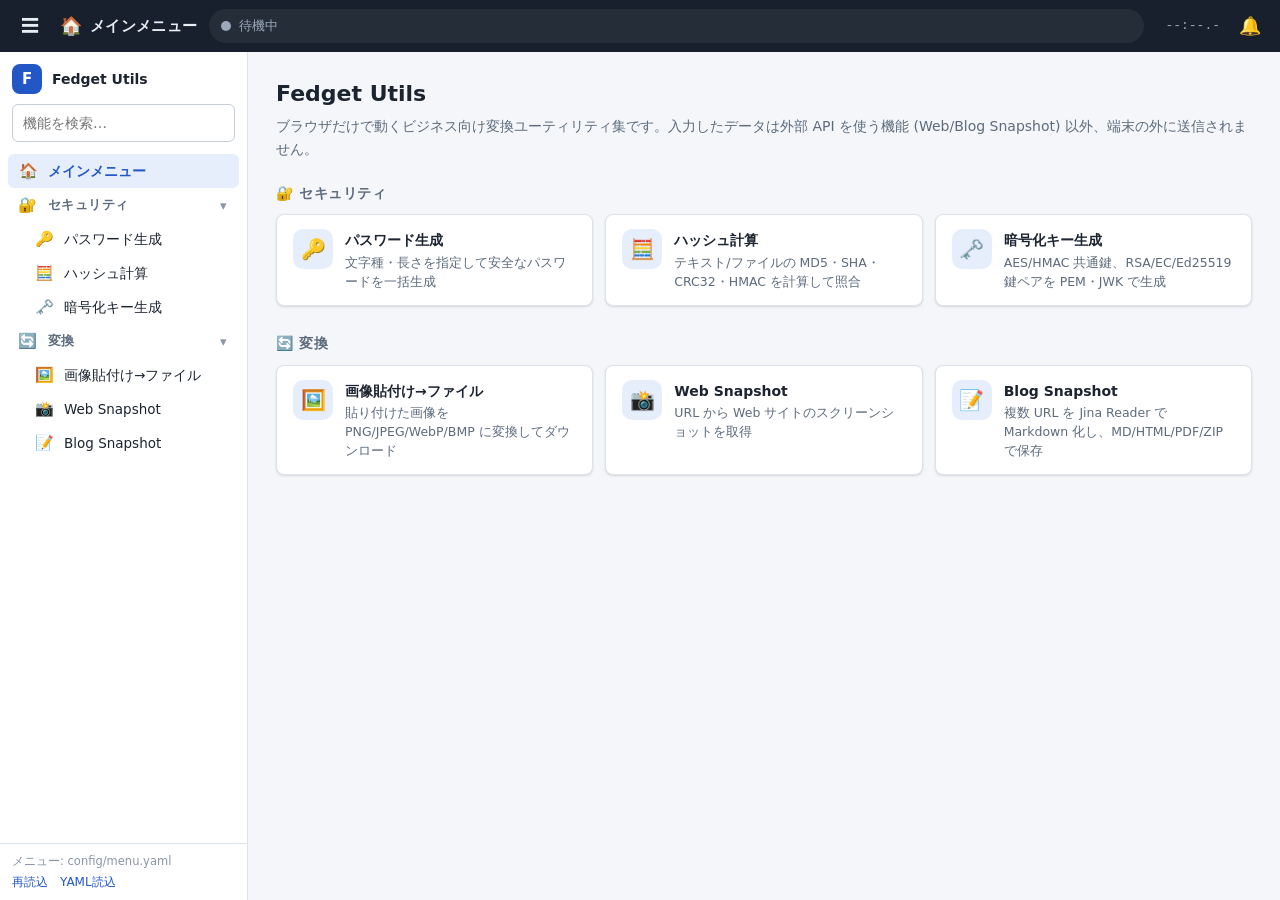
<file: index.html>
<!doctype html>
<html lang="ja">
<head>
  <meta charset="utf-8">
  <meta name="viewport" content="width=device-width, initial-scale=1">
  <title>メインメニュー</title>
  <link rel="stylesheet" href="assets/css/app.css">
</head>
<body data-root=".">
  <main>
    <section class="home-hero">
      <h2>Fedget Utils</h2>
      <p>ブラウザだけで動くビジネス向け変換ユーティリティ集です。入力したデータは外部 API を使う機能 (Web/Blog Snapshot) 以外、端末の外に送信されません。</p>
    </section>
    <div id="home-menu"><div class="empty">メニューを読み込み中…</div></div>
  </main>

  <script src="assets/js/yaml.js"></script>
  <script src="assets/js/core.js"></script>
  <script src="assets/js/shell.js"></script>
  <script>
    (function () {
      const { el } = Fedget;
      const container = document.getElementById('home-menu');

      // メニュー (config/menu.yaml) からカード一覧を生成。階層はセクションとして表現する。
      function card(n) {
        return el('a', { class: 'tool-card', href: n.href, target: n.external ? '_blank' : null, rel: n.external ? 'noopener' : null },
          el('div', { class: 'tool-card-icon', 'aria-hidden': 'true' }, n.icon || '•'),
          el('div', null,
            el('div', { class: 'tool-card-title' }, n.label),
            n.description ? el('div', { class: 'tool-card-desc' }, n.description) : null));
      }

      function section(n) {
        const sec = el('section', { class: 'home-section' }, el('h3', null, n.icon ? n.icon + ' ' : '', n.label));
        appendNodes(sec, n.children);
        return sec;
      }

      function appendNodes(parent, nodes) {
        let grid = null;
        nodes.forEach(n => {
          if (n.active) return;             // 自分自身 (メインメニュー) は除外
          if (n.children.length) {
            grid = null;
            if (n.href) {
              grid = el('div', { class: 'tool-grid' });
              grid.append(card(n));
              parent.append(grid);
              grid = null;
            }
            parent.append(section(n));
          } else if (n.href) {
            if (!grid) { grid = el('div', { class: 'tool-grid' }); parent.append(grid); }
            grid.append(card(n));
          }
        });
      }

      Fedget.menu.onLoad(() => {
        container.textContent = '';
        appendNodes(container, Fedget.menu.nodes);
        if (!container.children.length) container.append(el('div', { class: 'empty' }, 'メニューに機能が登録されていません'));
      });
    })();
  </script>
</body>
</html>
</file>
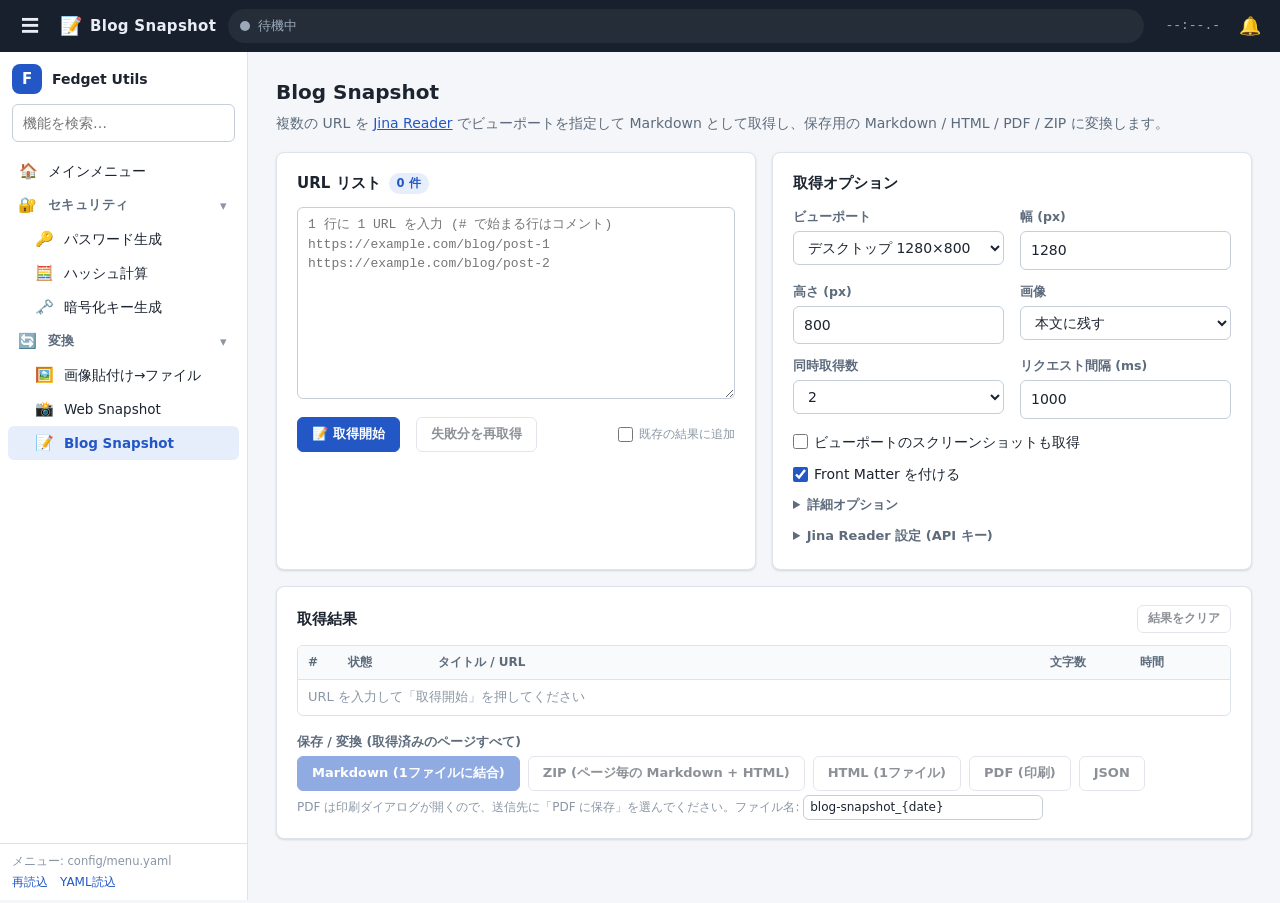
<file: tools/blog-snapshot.html>
<!doctype html>
<html lang="ja">
<head>
  <meta charset="utf-8">
  <meta name="viewport" content="width=device-width, initial-scale=1">
  <title>Blog Snapshot</title>
  <link rel="stylesheet" href="../assets/css/app.css">
  <style>
    .bs-table td { vertical-align: middle; }
    .bs-table .bs-title { max-width: 360px; overflow: hidden; text-overflow: ellipsis; white-space: nowrap; font-weight: 600; }
    .bs-table .bs-url { max-width: 360px; overflow: hidden; text-overflow: ellipsis; white-space: nowrap; font-size: 12px; color: var(--text-muted); }
    .bs-table tr.is-selected td { background: var(--primary-soft); }
    .bs-table tr { cursor: pointer; }
    .bs-actions { display: flex; gap: 4px; justify-content: flex-end; white-space: nowrap; }
    .bs-preview { max-height: 75vh; overflow: auto; padding: 4px 4px 4px 0; }
    .bs-raw { width: 100%; min-height: 60vh; }
    .bs-export { display: flex; flex-wrap: wrap; gap: 8px; }
    .bs-summary { display: flex; gap: 8px; flex-wrap: wrap; }
  </style>
</head>
<body data-root="..">
  <main>
    <div class="page-head">
      <h2>Blog Snapshot</h2>
      <p>複数の URL を <a href="https://jina.ai/reader" target="_blank" rel="noopener">Jina Reader</a> でビューポートを指定して Markdown として取得し、保存用の Markdown / HTML / PDF / ZIP に変換します。</p>
    </div>

    <div class="grid grid-2">
      <form class="card" id="bs-form" onsubmit="return false">
        <h3>URL リスト <span class="tag" id="bs-url-count">0 件</span></h3>
        <textarea id="bs-urls" class="mono" rows="9" data-persist="urls" spellcheck="false"
          placeholder="1 行に 1 URL を入力 (# で始まる行はコメント)&#10;https://example.com/blog/post-1&#10;https://example.com/blog/post-2"></textarea>
        <div class="row" style="margin-top:12px">
          <button type="submit" class="btn btn-primary" id="bs-run">📝 取得開始</button>
          <button type="button" class="btn btn-danger" id="bs-cancel" hidden>中止</button>
          <button type="button" class="btn" id="bs-retry" disabled>失敗分を再取得</button>
          <span class="spacer"></span>
          <label class="check hint"><input type="checkbox" id="bs-append" data-persist="append"> 既存の結果に追加</label>
        </div>
      </form>

      <form class="card" id="bs-options" onsubmit="return false">
        <h3>取得オプション</h3>
        <div class="fields">
          <div class="field">
            <label for="bs-preset">ビューポート</label>
            <select id="bs-preset" data-persist="preset"></select>
          </div>
          <div class="field">
            <label for="bs-w">幅 (px)</label>
            <input type="number" id="bs-w" min="200" max="3840" value="1280" data-persist="w">
          </div>
          <div class="field">
            <label for="bs-h">高さ (px)</label>
            <input type="number" id="bs-h" min="200" max="4320" value="800" data-persist="h">
          </div>
          <div class="field">
            <label for="bs-images">画像</label>
            <select id="bs-images" data-persist="images">
              <option value="all">本文に残す</option>
              <option value="alt">代替テキストのみ</option>
              <option value="none">除去する</option>
            </select>
          </div>
          <div class="field">
            <label for="bs-concurrency">同時取得数</label>
            <select id="bs-concurrency" data-persist="concurrency">
              <option value="1">1</option>
              <option value="2" selected>2</option>
              <option value="3">3</option>
              <option value="5">5</option>
            </select>
          </div>
          <div class="field">
            <label for="bs-interval">リクエスト間隔 (ms)</label>
            <input type="number" id="bs-interval" min="0" max="60000" step="100" value="1000" data-persist="interval">
          </div>
        </div>
        <div class="row" style="margin-top:12px">
          <label class="check"><input type="checkbox" id="bs-shot" data-persist="shot"> ビューポートのスクリーンショットも取得</label>
          <label class="check"><input type="checkbox" id="bs-frontmatter" checked data-persist="frontmatter"> Front Matter を付ける</label>
        </div>
        <details class="adv" style="margin-top:10px">
          <summary>詳細オプション</summary>
          <div class="fields">
            <div class="field">
              <label for="bs-target">本文の要素 (CSS セレクタ)</label>
              <input type="text" id="bs-target" class="mono" placeholder="article, main" data-persist="target">
            </div>
            <div class="field">
              <label for="bs-remove">除去する要素</label>
              <input type="text" id="bs-remove" class="mono" placeholder="nav, footer, .ads" data-persist="remove">
            </div>
            <div class="field">
              <label for="bs-wait">表示を待つ要素</label>
              <input type="text" id="bs-wait" class="mono" placeholder="#content" data-persist="wait">
            </div>
            <div class="field">
              <label for="bs-timeout">タイムアウト (秒)</label>
              <input type="number" id="bs-timeout" min="5" max="180" value="60" data-persist="timeout">
            </div>
          </div>
          <div class="row" style="margin-top:10px">
            <label class="check"><input type="checkbox" id="bs-links" data-persist="links"> リンク一覧を末尾に付ける</label>
            <label class="check"><input type="checkbox" id="bs-imgsum" data-persist="imgsum"> 画像一覧を末尾に付ける</label>
            <label class="check"><input type="checkbox" id="bs-nocache" data-persist="nocache"> キャッシュを使わない</label>
          </div>
        </details>
        <details class="adv" style="margin-top:6px">
          <summary>Jina Reader 設定 (API キー)</summary>
          <div id="bs-jina"></div>
        </details>
      </form>
    </div>

    <div class="card">
      <h3>取得結果 <span class="bs-summary" id="bs-summary"></span><span class="spacer"></span>
        <button type="button" class="btn btn-sm" id="bs-clear" disabled>結果をクリア</button>
      </h3>
      <div class="table-wrap">
        <table class="table bs-table">
          <thead><tr><th style="width:40px">#</th><th style="width:90px">状態</th><th>タイトル / URL</th><th style="width:90px">文字数</th><th style="width:80px">時間</th><th style="width:1%"></th></tr></thead>
          <tbody id="bs-rows"></tbody>
        </table>
      </div>

      <div style="margin-top:16px">
        <div class="field">
          <span class="label">保存 / 変換 (取得済みのページすべて)</span>
          <div class="bs-export">
            <button type="button" class="btn btn-primary" data-export="md">Markdown (1ファイルに結合)</button>
            <button type="button" class="btn" data-export="zip">ZIP (ページ毎の Markdown + HTML)</button>
            <button type="button" class="btn" data-export="html">HTML (1ファイル)</button>
            <button type="button" class="btn" data-export="pdf">PDF (印刷)</button>
            <button type="button" class="btn" data-export="json">JSON</button>
          </div>
          <span class="hint">PDF は印刷ダイアログが開くので、送信先に「PDF に保存」を選んでください。ファイル名: <input type="text" id="bs-filename" class="mono" value="blog-snapshot_{date}" data-persist="filename" form="bs-options" style="padding:2px 6px; font-size:12px; width:240px"></span>
        </div>
      </div>
    </div>

    <div class="card" id="bs-preview-card" hidden>
      <h3><span id="bs-preview-title">プレビュー</span><span class="spacer"></span>
        <div class="seg" role="radiogroup" aria-label="表示形式">
          <label><input type="radio" name="bs-view" value="rendered" checked><span>表示</span></label>
          <label><input type="radio" name="bs-view" value="raw"><span>Markdown</span></label>
        </div>
        <button type="button" class="btn btn-sm" id="bs-preview-copy">Markdown をコピー</button>
      </h3>
      <div class="row hint" id="bs-preview-meta" style="margin-bottom:10px"></div>
      <div id="bs-preview" class="bs-preview md"></div>
      <textarea id="bs-preview-raw" class="mono bs-raw" readonly hidden></textarea>
    </div>
  </main>

  <script src="../assets/js/yaml.js"></script>
  <script src="../assets/js/core.js"></script>
  <script src="../assets/js/shell.js"></script>
  <script src="../assets/js/lib/digest.js"></script>
  <script src="../assets/js/lib/zip.js"></script>
  <script src="../assets/js/lib/markdown.js"></script>
  <script src="../assets/js/lib/jina.js"></script>
  <script src="blog-snapshot.js"></script>
</body>
</html>
</file>
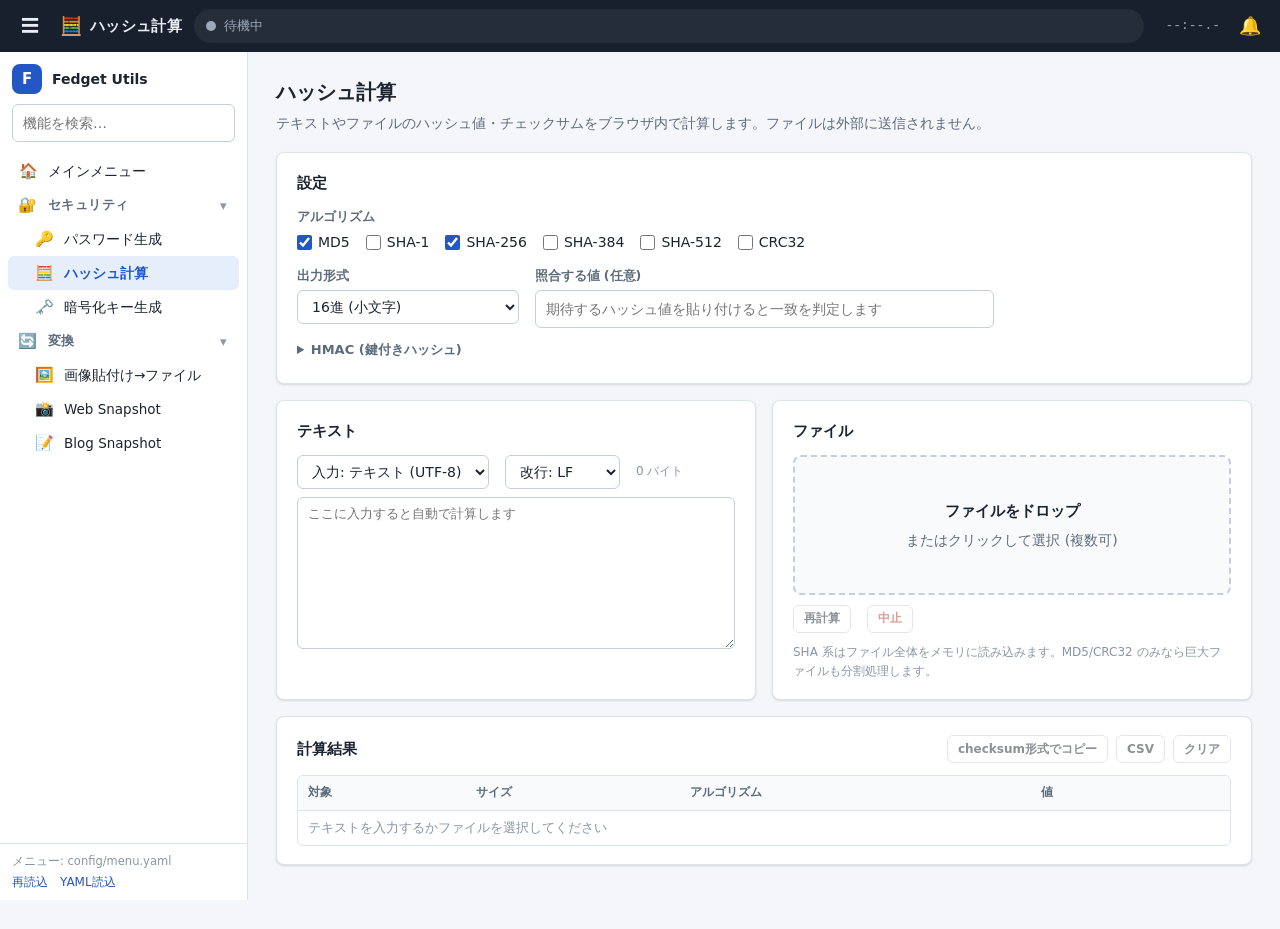
<file: tools/hash.html>
<!doctype html>
<html lang="ja">
<head>
  <meta charset="utf-8">
  <meta name="viewport" content="width=device-width, initial-scale=1">
  <title>ハッシュ計算</title>
  <link rel="stylesheet" href="../assets/css/app.css">
</head>
<body data-root="..">
  <main>
    <div class="page-head">
      <h2>ハッシュ計算</h2>
      <p>テキストやファイルのハッシュ値・チェックサムをブラウザ内で計算します。ファイルは外部に送信されません。</p>
    </div>

    <form class="card" id="hs-form" onsubmit="return false">
      <h3>設定</h3>
      <div class="field">
        <span class="label">アルゴリズム</span>
        <div class="row" id="hs-algos"></div>
      </div>
      <div class="fields" style="margin-top:12px">
        <div class="field">
          <label for="hs-format">出力形式</label>
          <select id="hs-format" data-persist="format">
            <option value="hex">16進 (小文字)</option>
            <option value="HEX">16進 (大文字)</option>
            <option value="base64">Base64</option>
          </select>
        </div>
        <div class="field" style="grid-column: span 2">
          <label for="hs-expected">照合する値 (任意)</label>
          <input type="text" id="hs-expected" class="mono" placeholder="期待するハッシュ値を貼り付けると一致を判定します">
        </div>
      </div>
      <details class="adv" style="margin-top:12px" id="hs-hmac-box">
        <summary>HMAC (鍵付きハッシュ)</summary>
        <div class="row">
          <label class="check"><input type="checkbox" id="hs-hmac" data-persist="hmac"> HMAC で計算する</label>
          <select id="hs-hmac-format" data-persist="hmacFormat" aria-label="鍵の形式">
            <option value="text">鍵: テキスト (UTF-8)</option>
            <option value="hex">鍵: 16進</option>
            <option value="base64">鍵: Base64</option>
          </select>
          <input type="password" id="hs-hmac-key" class="mono" placeholder="HMAC キー (保存されません)" style="flex:1; min-width:200px" autocomplete="off">
        </div>
      </details>
    </form>

    <div class="grid grid-2">
      <div class="card">
        <h3>テキスト</h3>
        <div class="row" style="margin-bottom:8px">
          <select id="hs-text-format" data-persist="textFormat" form="hs-form" aria-label="入力形式">
            <option value="utf8">入力: テキスト (UTF-8)</option>
            <option value="hex">入力: 16進バイト列</option>
            <option value="base64">入力: Base64</option>
          </select>
          <select id="hs-newline" data-persist="newline" form="hs-form" aria-label="改行コード">
            <option value="lf">改行: LF</option>
            <option value="crlf">改行: CRLF</option>
          </select>
          <span class="hint" id="hs-text-size">0 バイト</span>
        </div>
        <textarea id="hs-text" class="mono" rows="7" placeholder="ここに入力すると自動で計算します"></textarea>
      </div>
      <div class="card">
        <h3>ファイル</h3>
        <label class="dropzone" id="hs-drop">
          <strong>ファイルをドロップ</strong>
          <span>またはクリックして選択 (複数可)</span>
          <input type="file" id="hs-file" multiple hidden>
        </label>
        <div class="row" style="margin-top:10px">
          <button type="button" class="btn btn-sm" id="hs-recalc" disabled>再計算</button>
          <button type="button" class="btn btn-sm btn-danger" id="hs-cancel" disabled>中止</button>
          <span class="hint">SHA 系はファイル全体をメモリに読み込みます。MD5/CRC32 のみなら巨大ファイルも分割処理します。</span>
        </div>
      </div>
    </div>

    <div class="card">
      <h3>計算結果 <span class="spacer"></span>
        <button type="button" class="btn btn-sm" id="hs-copy-sum" disabled title="sha256sum 互換の形式でコピー">checksum形式でコピー</button>
        <button type="button" class="btn btn-sm" id="hs-dl-csv" disabled>CSV</button>
        <button type="button" class="btn btn-sm" id="hs-clear" disabled>クリア</button>
      </h3>
      <div id="hs-match"></div>
      <div class="table-wrap">
        <table class="table">
          <thead><tr><th>対象</th><th>サイズ</th><th>アルゴリズム</th><th>値</th><th></th></tr></thead>
          <tbody id="hs-results"><tr><td colspan="5" class="empty">テキストを入力するかファイルを選択してください</td></tr></tbody>
        </table>
      </div>
    </div>
  </main>

  <script src="../assets/js/yaml.js"></script>
  <script src="../assets/js/core.js"></script>
  <script src="../assets/js/shell.js"></script>
  <script src="../assets/js/lib/digest.js"></script>
  <script src="hash.js"></script>
</body>
</html>
</file>
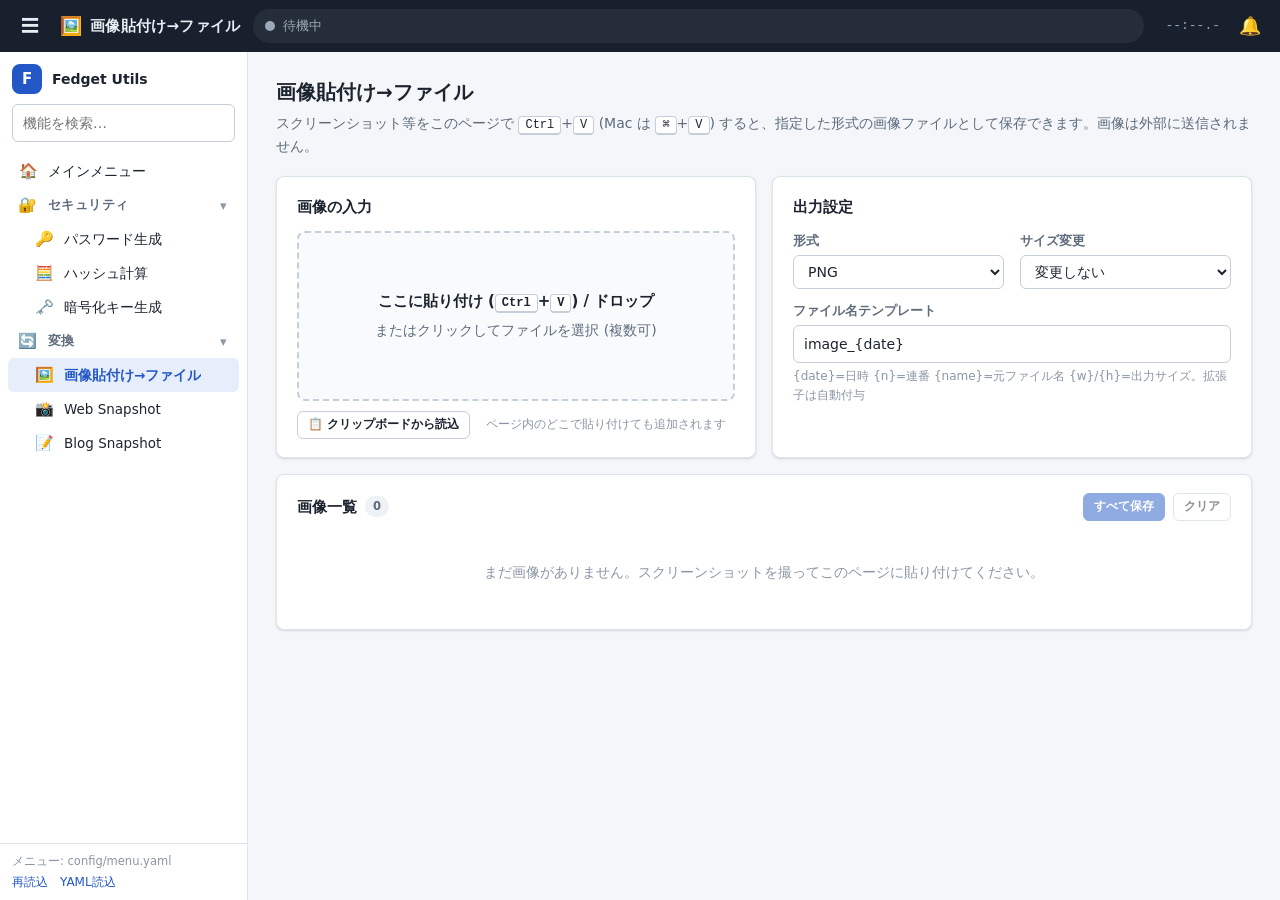
<file: tools/image-paste.html>
<!doctype html>
<html lang="ja">
<head>
  <meta charset="utf-8">
  <meta name="viewport" content="width=device-width, initial-scale=1">
  <title>画像貼付け→ファイル</title>
  <link rel="stylesheet" href="../assets/css/app.css">
  <style>
    .img-list { display: grid; grid-template-columns: repeat(auto-fill, minmax(260px, 1fr)); gap: 14px; }
    .img-card { display: flex; flex-direction: column; background: var(--surface); border: 1px solid var(--border); border-radius: var(--radius); overflow: hidden; box-shadow: var(--shadow); }
    .img-thumb {
      height: 180px; display: grid; place-items: center; overflow: hidden;
      background-color: var(--surface-2);
      background-image: linear-gradient(45deg, var(--surface-3) 25%, transparent 25%), linear-gradient(-45deg, var(--surface-3) 25%, transparent 25%),
        linear-gradient(45deg, transparent 75%, var(--surface-3) 75%), linear-gradient(-45deg, transparent 75%, var(--surface-3) 75%);
      background-size: 16px 16px; background-position: 0 0, 0 8px, 8px -8px, -8px 0;
    }
    .img-thumb img { max-width: 100%; max-height: 180px; object-fit: contain; }
    .img-body { padding: 10px 12px; display: flex; flex-direction: column; gap: 6px; font-size: 12.5px; }
    .img-body input[type="text"] { width: 100%; font-family: var(--mono); font-size: 12px; }
    .img-meta { color: var(--text-muted); display: flex; flex-wrap: wrap; gap: 4px 10px; }
    .img-actions { display: flex; gap: 6px; flex-wrap: wrap; }
    .paste-zone { min-height: 170px; }
    kbd { font-family: var(--mono); font-size: 12px; padding: 1px 6px; border: 1px solid var(--border-strong); border-bottom-width: 2px; border-radius: 4px; background: var(--surface); color: var(--text); }
  </style>
</head>
<body data-root="..">
  <main>
    <div class="page-head">
      <h2>画像貼付け→ファイル</h2>
      <p>スクリーンショット等をこのページで <kbd>Ctrl</kbd>+<kbd>V</kbd> (Mac は <kbd>⌘</kbd>+<kbd>V</kbd>) すると、指定した形式の画像ファイルとして保存できます。画像は外部に送信されません。</p>
    </div>

    <div class="grid grid-2">
      <div class="card">
        <h3>画像の入力</h3>
        <label class="dropzone paste-zone" id="ip-drop" tabindex="0">
          <strong>ここに貼り付け (<kbd>Ctrl</kbd>+<kbd>V</kbd>) / ドロップ</strong>
          <span>またはクリックしてファイルを選択 (複数可)</span>
          <input type="file" id="ip-file" accept="image/*" multiple hidden>
        </label>
        <div class="row" style="margin-top:10px">
          <button type="button" class="btn btn-sm" id="ip-clipboard">📋 クリップボードから読込</button>
          <span class="hint">ページ内のどこで貼り付けても追加されます</span>
        </div>
      </div>

      <form class="card" id="ip-form" onsubmit="return false">
        <h3>出力設定</h3>
        <div class="fields">
          <div class="field">
            <label for="ip-format">形式</label>
            <select id="ip-format" data-persist="format">
              <option value="png">PNG</option>
              <option value="jpeg">JPEG</option>
              <option value="webp">WebP</option>
              <option value="bmp">BMP</option>
              <option value="ico">ICO (アイコン, 最大256px)</option>
            </select>
          </div>
          <div class="field" id="ip-quality-box">
            <label for="ip-quality">品質 <span class="tag" id="ip-quality-label">90</span></label>
            <input type="range" id="ip-quality" min="10" max="100" value="90" data-persist="quality">
          </div>
          <div class="field" id="ip-bg-box">
            <label for="ip-bg">透過部分の背景色</label>
            <input type="color" id="ip-bg" value="#ffffff" data-persist="bg" style="height:34px; width:100%">
          </div>
          <div class="field">
            <label for="ip-resize">サイズ変更</label>
            <select id="ip-resize" data-persist="resize">
              <option value="none">変更しない</option>
              <option value="fit">最大サイズに収める</option>
              <option value="scale">倍率 (%)</option>
            </select>
          </div>
          <div class="field" data-resize="fit">
            <label for="ip-max-w">最大幅 (px)</label>
            <input type="number" id="ip-max-w" min="1" value="1920" data-persist="maxW">
          </div>
          <div class="field" data-resize="fit">
            <label for="ip-max-h">最大高さ (px)</label>
            <input type="number" id="ip-max-h" min="1" value="1080" data-persist="maxH">
          </div>
          <div class="field" data-resize="scale">
            <label for="ip-scale">倍率 (%)</label>
            <input type="number" id="ip-scale" min="1" max="800" value="50" data-persist="scale">
          </div>
          <div class="field" style="grid-column: 1 / -1">
            <label for="ip-name">ファイル名テンプレート</label>
            <input type="text" id="ip-name" class="mono" value="image_{date}" data-persist="name">
            <span class="hint">{date}=日時 {n}=連番 {name}=元ファイル名 {w}/{h}=出力サイズ。拡張子は自動付与</span>
          </div>
        </div>
      </form>
    </div>

    <div class="card">
      <h3>画像一覧 <span class="tag" id="ip-count">0</span><span class="spacer"></span>
        <button type="button" class="btn btn-sm btn-primary" id="ip-dl-all" disabled>すべて保存</button>
        <button type="button" class="btn btn-sm" id="ip-clear" disabled>クリア</button>
      </h3>
      <div id="ip-list" class="img-list"></div>
      <div id="ip-empty" class="empty">まだ画像がありません。スクリーンショットを撮ってこのページに貼り付けてください。</div>
    </div>
  </main>

  <script src="../assets/js/yaml.js"></script>
  <script src="../assets/js/core.js"></script>
  <script src="../assets/js/shell.js"></script>
  <script src="../assets/js/lib/digest.js"></script>
  <script src="../assets/js/lib/zip.js"></script>
  <script src="../assets/js/lib/image.js"></script>
  <script src="image-paste.js"></script>
</body>
</html>
</file>
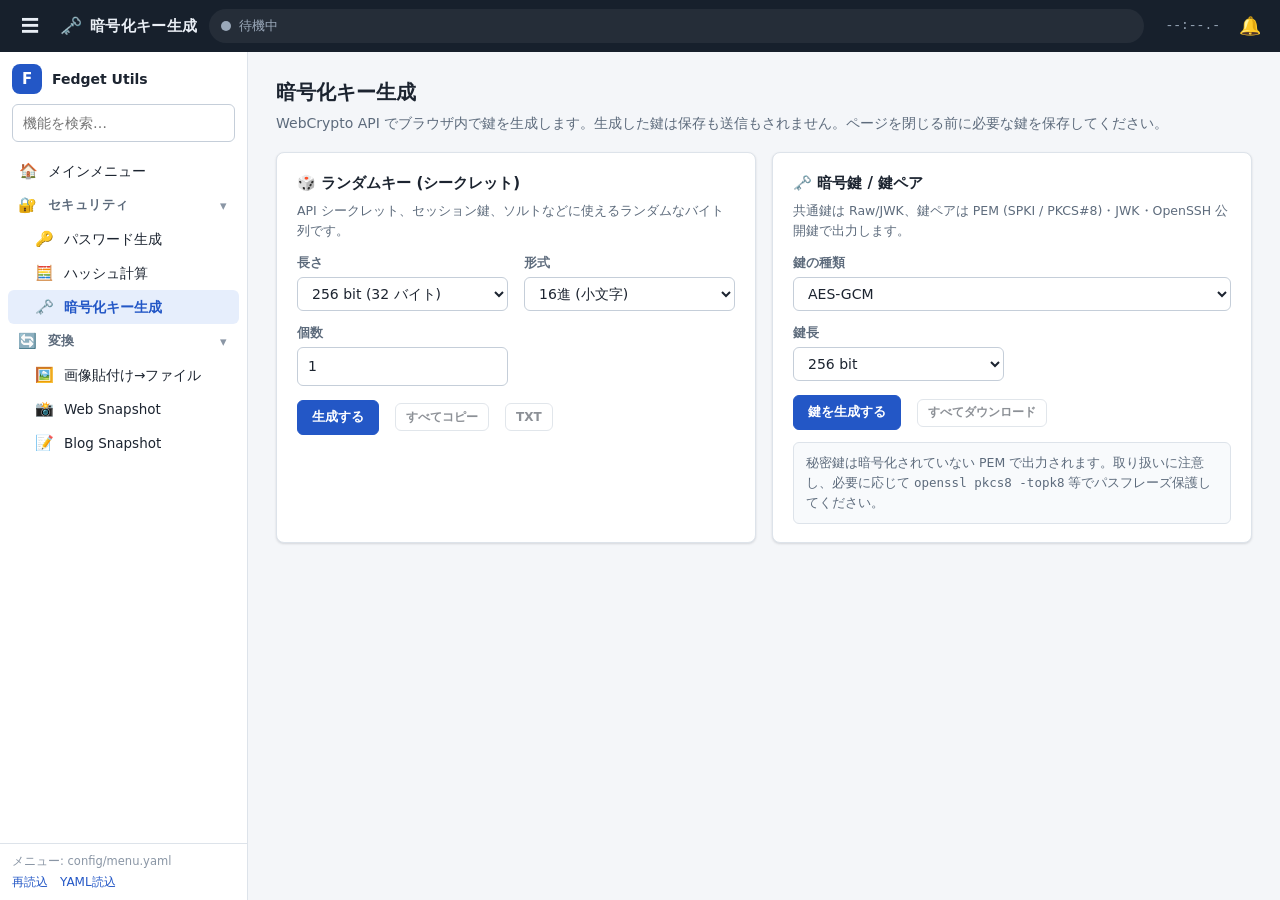
<file: tools/keygen.html>
<!doctype html>
<html lang="ja">
<head>
  <meta charset="utf-8">
  <meta name="viewport" content="width=device-width, initial-scale=1">
  <title>暗号化キー生成</title>
  <link rel="stylesheet" href="../assets/css/app.css">
</head>
<body data-root="..">
  <main>
    <div class="page-head">
      <h2>暗号化キー生成</h2>
      <p>WebCrypto API でブラウザ内で鍵を生成します。生成した鍵は保存も送信もされません。ページを閉じる前に必要な鍵を保存してください。</p>
    </div>

    <div class="grid grid-2">
      <form class="card" id="kg-random-form" onsubmit="return false">
        <h3>🎲 ランダムキー (シークレット)</h3>
        <p class="card-sub">API シークレット、セッション鍵、ソルトなどに使えるランダムなバイト列です。</p>
        <div class="fields">
          <div class="field">
            <label for="kg-r-bits">長さ</label>
            <select id="kg-r-bits" data-persist="bits">
              <option value="128">128 bit (16 バイト)</option>
              <option value="192">192 bit (24 バイト)</option>
              <option value="256" selected>256 bit (32 バイト)</option>
              <option value="384">384 bit (48 バイト)</option>
              <option value="512">512 bit (64 バイト)</option>
              <option value="custom">任意のバイト数</option>
            </select>
          </div>
          <div class="field" id="kg-r-custom-box" hidden>
            <label for="kg-r-bytes">バイト数</label>
            <input type="number" id="kg-r-bytes" min="1" max="4096" value="32" data-persist="bytes">
          </div>
          <div class="field">
            <label for="kg-r-format">形式</label>
            <select id="kg-r-format" data-persist="format">
              <option value="hex">16進 (小文字)</option>
              <option value="HEX">16進 (大文字)</option>
              <option value="base64">Base64</option>
              <option value="base64url">Base64URL</option>
            </select>
          </div>
          <div class="field">
            <label for="kg-r-count">個数</label>
            <input type="number" id="kg-r-count" min="1" max="1000" value="1" data-persist="count">
          </div>
        </div>
        <div class="row" style="margin-top:14px">
          <button type="button" class="btn btn-primary" id="kg-r-generate">生成する</button>
          <button type="button" class="btn btn-sm" id="kg-r-copy" disabled>すべてコピー</button>
          <button type="button" class="btn btn-sm" id="kg-r-dl" disabled>TXT</button>
        </div>
        <div id="kg-r-results" class="stack" style="margin-top:14px"></div>
      </form>

      <form class="card" id="kg-key-form" onsubmit="return false">
        <h3>🗝️ 暗号鍵 / 鍵ペア</h3>
        <p class="card-sub">共通鍵は Raw/JWK、鍵ペアは PEM (SPKI / PKCS#8)・JWK・OpenSSH 公開鍵で出力します。</p>
        <div class="fields">
          <div class="field" style="grid-column: 1 / -1">
            <label for="kg-type">鍵の種類</label>
            <select id="kg-type" data-persist="type">
              <optgroup label="共通鍵">
                <option value="AES-GCM">AES-GCM</option>
                <option value="AES-CBC">AES-CBC</option>
                <option value="AES-CTR">AES-CTR</option>
                <option value="AES-KW">AES-KW (鍵ラップ)</option>
                <option value="HMAC">HMAC</option>
              </optgroup>
              <optgroup label="公開鍵暗号 (鍵ペア)">
                <option value="RSA-OAEP">RSA-OAEP (暗号化)</option>
                <option value="RSA-PSS">RSA-PSS (署名)</option>
                <option value="RSASSA-PKCS1-v1_5">RSASSA-PKCS1-v1_5 (署名 / JWT RS256 等)</option>
                <option value="ECDSA">ECDSA (署名)</option>
                <option value="ECDH">ECDH (鍵共有)</option>
                <option value="Ed25519">Ed25519 (署名)</option>
                <option value="X25519">X25519 (鍵共有)</option>
              </optgroup>
            </select>
          </div>
          <div class="field" data-for="aes">
            <label for="kg-aes-len">鍵長</label>
            <select id="kg-aes-len" data-persist="aesLen">
              <option value="128">128 bit</option>
              <option value="192">192 bit</option>
              <option value="256" selected>256 bit</option>
            </select>
          </div>
          <div class="field" data-for="rsa">
            <label for="kg-rsa-len">鍵長</label>
            <select id="kg-rsa-len" data-persist="rsaLen">
              <option value="2048">2048 bit</option>
              <option value="3072" selected>3072 bit</option>
              <option value="4096">4096 bit</option>
            </select>
          </div>
          <div class="field" data-for="ec">
            <label for="kg-curve">曲線</label>
            <select id="kg-curve" data-persist="curve">
              <option value="P-256">P-256 (secp256r1)</option>
              <option value="P-384">P-384 (secp384r1)</option>
              <option value="P-521">P-521 (secp521r1)</option>
            </select>
          </div>
          <div class="field" data-for="hash">
            <label for="kg-hash">ハッシュ</label>
            <select id="kg-hash" data-persist="hash">
              <option value="SHA-256">SHA-256</option>
              <option value="SHA-384">SHA-384</option>
              <option value="SHA-512">SHA-512</option>
            </select>
          </div>
          <div class="field" data-for="comment">
            <label for="kg-comment">コメント (OpenSSH)</label>
            <input type="text" id="kg-comment" placeholder="user@example" data-persist="comment">
          </div>
        </div>
        <div class="row" style="margin-top:14px">
          <button type="button" class="btn btn-primary" id="kg-generate">鍵を生成する</button>
          <button type="button" class="btn btn-sm" id="kg-dl-all" disabled>すべてダウンロード</button>
        </div>
        <div class="note" style="margin-top:12px">秘密鍵は暗号化されていない PEM で出力されます。取り扱いに注意し、必要に応じて <code>openssl pkcs8 -topk8</code> 等でパスフレーズ保護してください。</div>
      </form>
    </div>

    <div class="card" id="kg-output-card" hidden>
      <h3 id="kg-output-title">生成した鍵</h3>
      <div id="kg-meta" class="row" style="margin-bottom:12px"></div>
      <div id="kg-outputs" class="grid grid-2"></div>
    </div>
  </main>

  <script src="../assets/js/yaml.js"></script>
  <script src="../assets/js/core.js"></script>
  <script src="../assets/js/shell.js"></script>
  <script src="../assets/js/lib/digest.js"></script>
  <script src="../assets/js/lib/zip.js"></script>
  <script src="keygen.js"></script>
</body>
</html>
</file>
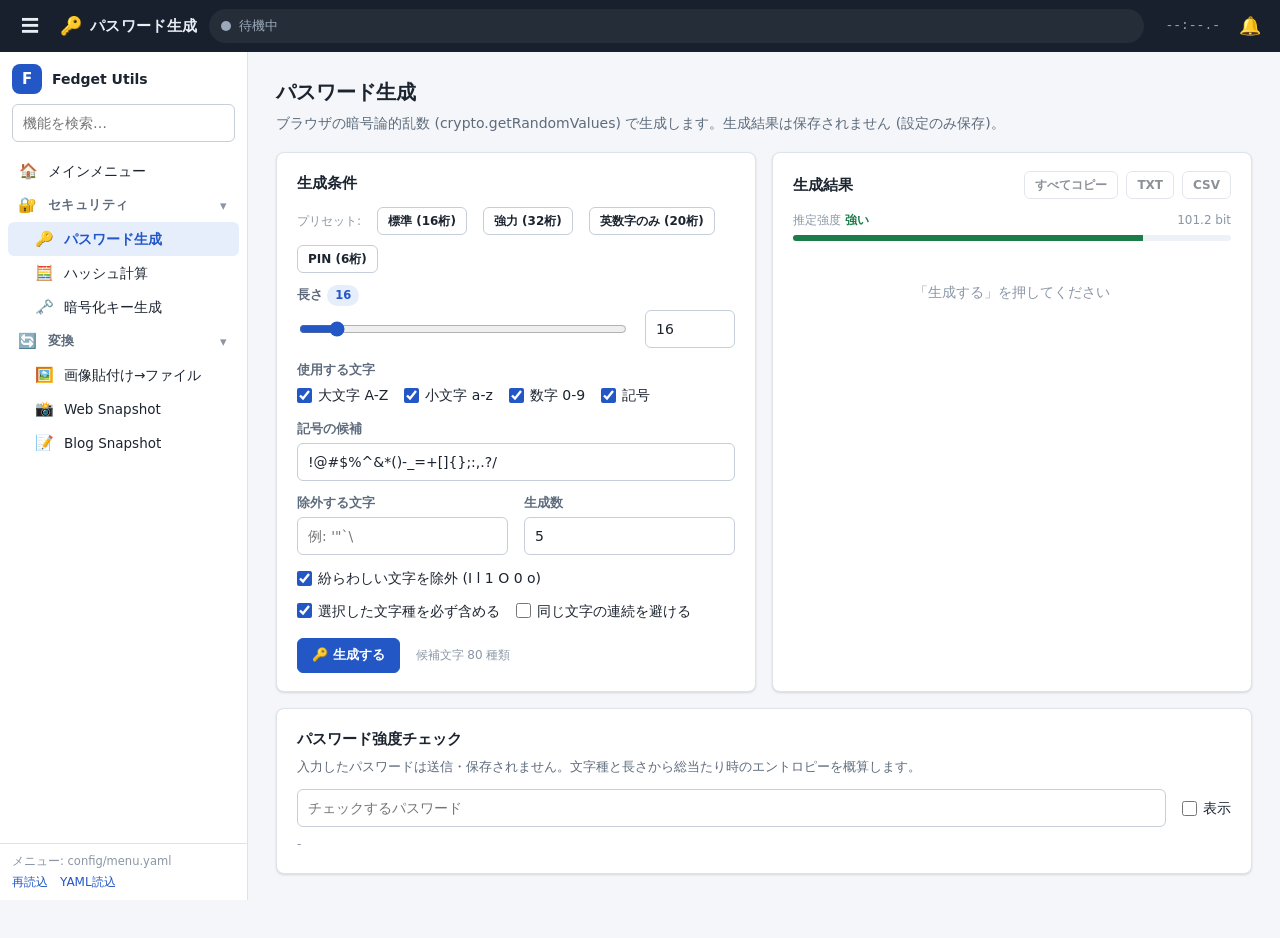
<file: tools/password.html>
<!doctype html>
<html lang="ja">
<head>
  <meta charset="utf-8">
  <meta name="viewport" content="width=device-width, initial-scale=1">
  <title>パスワード生成</title>
  <link rel="stylesheet" href="../assets/css/app.css">
</head>
<body data-root="..">
  <main>
    <div class="page-head">
      <h2>パスワード生成</h2>
      <p>ブラウザの暗号論的乱数 (crypto.getRandomValues) で生成します。生成結果は保存されません (設定のみ保存)。</p>
    </div>

    <div class="grid grid-2">
      <form class="card" id="pw-form" autocomplete="off" onsubmit="return false">
        <h3>生成条件</h3>
        <div class="row" style="margin-bottom:12px">
          <span class="hint">プリセット:</span>
          <button type="button" class="btn btn-sm" data-preset="standard">標準 (16桁)</button>
          <button type="button" class="btn btn-sm" data-preset="strong">強力 (32桁)</button>
          <button type="button" class="btn btn-sm" data-preset="alnum">英数字のみ (20桁)</button>
          <button type="button" class="btn btn-sm" data-preset="pin">PIN (6桁)</button>
        </div>

        <div class="field">
          <label for="pw-length">長さ <span id="pw-length-label" class="tag tag-primary">16</span></label>
          <div class="row">
            <input type="range" id="pw-length-range" min="4" max="128" value="16" style="flex:1">
            <input type="number" id="pw-length" min="1" max="1024" value="16" style="width:90px" data-persist="length">
          </div>
        </div>

        <div class="field" style="margin-top:12px">
          <span class="label">使用する文字</span>
          <div class="row">
            <label class="check"><input type="checkbox" id="pw-upper" checked data-persist="upper"> 大文字 A-Z</label>
            <label class="check"><input type="checkbox" id="pw-lower" checked data-persist="lower"> 小文字 a-z</label>
            <label class="check"><input type="checkbox" id="pw-digit" checked data-persist="digit"> 数字 0-9</label>
            <label class="check"><input type="checkbox" id="pw-symbol" checked data-persist="symbol"> 記号</label>
          </div>
        </div>

        <div class="fields" style="margin-top:12px">
          <div class="field" style="grid-column: 1 / -1">
            <label for="pw-symbols">記号の候補</label>
            <input type="text" id="pw-symbols" class="mono" value="!@#$%^&*()-_=+[]{};:,.?/" data-persist="symbols">
          </div>
          <div class="field">
            <label for="pw-exclude">除外する文字</label>
            <input type="text" id="pw-exclude" class="mono" placeholder="例: '&quot;`\" data-persist="exclude">
          </div>
          <div class="field">
            <label for="pw-count">生成数</label>
            <input type="number" id="pw-count" min="1" max="10000" value="5" data-persist="count">
          </div>
        </div>

        <div class="row" style="margin-top:12px">
          <label class="check"><input type="checkbox" id="pw-ambiguous" checked data-persist="ambiguous"> 紛らわしい文字を除外 (I l 1 O 0 o)</label>
          <label class="check"><input type="checkbox" id="pw-require" checked data-persist="require"> 選択した文字種を必ず含める</label>
          <label class="check"><input type="checkbox" id="pw-norepeat" data-persist="norepeat"> 同じ文字の連続を避ける</label>
        </div>

        <div class="row" style="margin-top:16px">
          <button type="button" class="btn btn-primary" id="pw-generate">🔑 生成する</button>
          <span class="hint" id="pw-pool"></span>
        </div>
      </form>

      <div class="card">
        <h3>生成結果 <span class="spacer"></span>
          <button type="button" class="btn btn-sm" id="pw-copy-all" disabled>すべてコピー</button>
          <button type="button" class="btn btn-sm" id="pw-dl-txt" disabled>TXT</button>
          <button type="button" class="btn btn-sm" id="pw-dl-csv" disabled>CSV</button>
        </h3>
        <div class="field" style="margin-bottom:12px">
          <div class="row" style="justify-content:space-between">
            <span class="hint">推定強度 <strong id="pw-strength-label">-</strong></span>
            <span class="hint" id="pw-entropy">- bit</span>
          </div>
          <div class="meter"><div id="pw-meter"></div></div>
        </div>
        <div id="pw-results" class="stack"><div class="empty">「生成する」を押してください</div></div>
      </div>
    </div>

    <div class="card">
      <h3>パスワード強度チェック</h3>
      <p class="card-sub">入力したパスワードは送信・保存されません。文字種と長さから総当たり時のエントロピーを概算します。</p>
      <div class="row">
        <input type="password" id="pw-check" class="mono" placeholder="チェックするパスワード" style="flex:1; min-width:220px" autocomplete="off">
        <label class="check"><input type="checkbox" id="pw-check-show"> 表示</label>
      </div>
      <div class="row" style="margin-top:8px"><span id="pw-check-result" class="hint">-</span></div>
    </div>
  </main>

  <script src="../assets/js/yaml.js"></script>
  <script src="../assets/js/core.js"></script>
  <script src="../assets/js/shell.js"></script>
  <script src="password.js"></script>
</body>
</html>
</file>
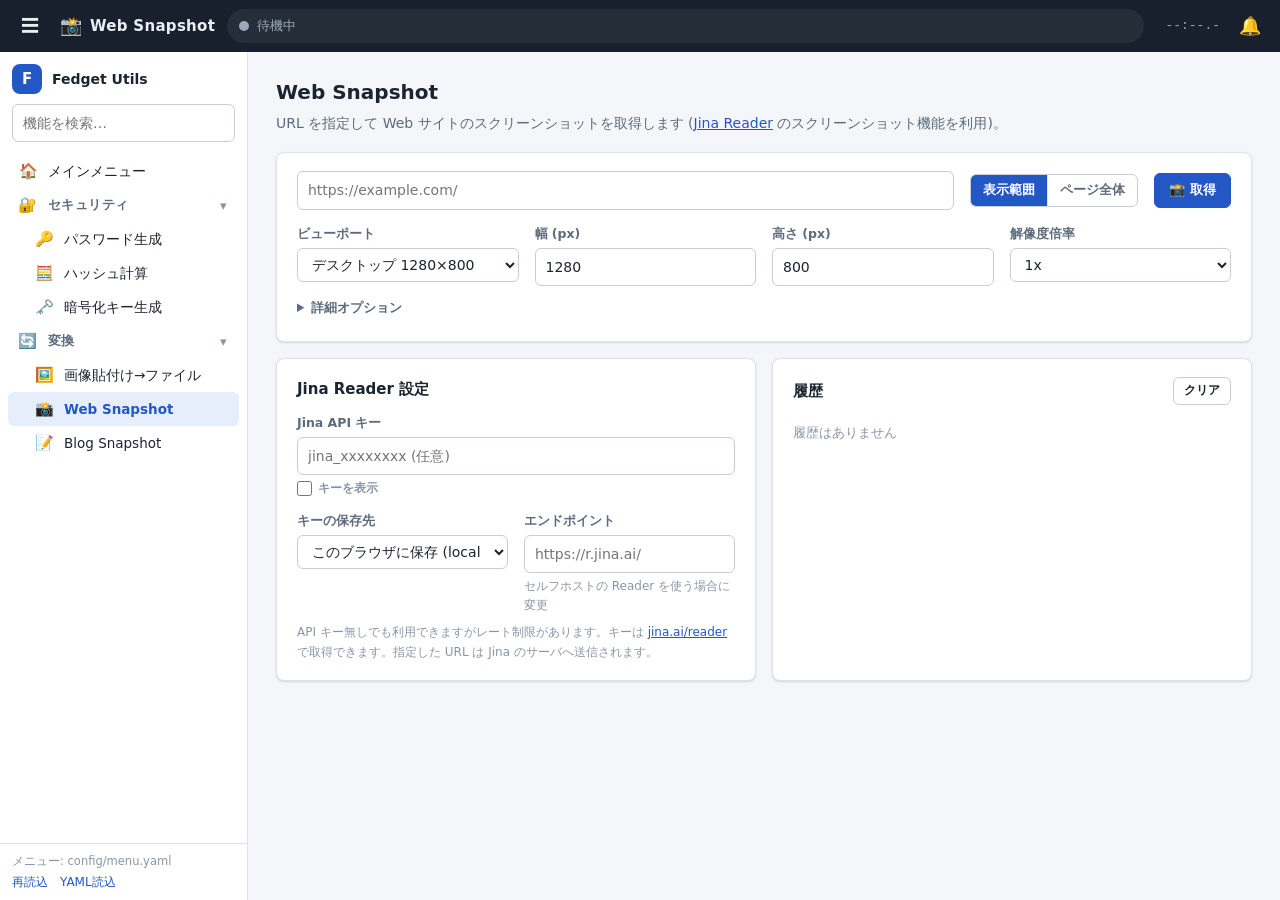
<file: tools/web-snapshot.html>
<!doctype html>
<html lang="ja">
<head>
  <meta charset="utf-8">
  <meta name="viewport" content="width=device-width, initial-scale=1">
  <title>Web Snapshot</title>
  <link rel="stylesheet" href="../assets/css/app.css">
  <style>
    .shot-wrap { max-height: 70vh; overflow: auto; border: 1px solid var(--border); border-radius: var(--radius-sm); background: var(--surface-2); text-align: center; }
    .shot-wrap img { max-width: 100%; display: block; margin: 0 auto; }
    .history { list-style: none; margin: 0; padding: 0; }
    .history li { display: flex; gap: 10px; align-items: center; padding: 6px 0; border-bottom: 1px solid var(--border); font-size: 12.5px; }
    .history li:last-child { border-bottom: 0; }
    .history .h-url { flex: 1; min-width: 0; overflow: hidden; text-overflow: ellipsis; white-space: nowrap; }
    .history time { color: var(--text-faint); font-family: var(--mono); font-size: 11.5px; }
  </style>
</head>
<body data-root="..">
  <main>
    <div class="page-head">
      <h2>Web Snapshot</h2>
      <p>URL を指定して Web サイトのスクリーンショットを取得します (<a href="https://jina.ai/reader" target="_blank" rel="noopener">Jina Reader</a> のスクリーンショット機能を利用)。</p>
    </div>

    <form class="card" id="ws-form" onsubmit="return false" novalidate>
      <div class="row">
        <input type="url" id="ws-url" placeholder="https://example.com/" style="flex:1; min-width:240px" data-persist="url" autocomplete="url">
        <div class="seg" role="radiogroup" aria-label="撮影範囲">
          <label><input type="radio" name="ws-mode" value="screenshot" checked data-persist="mode"><span>表示範囲</span></label>
          <label><input type="radio" name="ws-mode" value="pageshot" data-persist="mode"><span>ページ全体</span></label>
        </div>
        <button type="submit" class="btn btn-primary" id="ws-go">📸 取得</button>
        <button type="button" class="btn btn-danger" id="ws-cancel" hidden>中止</button>
      </div>

      <div class="fields" style="margin-top:14px">
        <div class="field">
          <label for="ws-preset">ビューポート</label>
          <select id="ws-preset" data-persist="preset"></select>
        </div>
        <div class="field">
          <label for="ws-w">幅 (px)</label>
          <input type="number" id="ws-w" min="200" max="3840" value="1280" data-persist="w">
        </div>
        <div class="field">
          <label for="ws-h">高さ (px)</label>
          <input type="number" id="ws-h" min="200" max="4320" value="800" data-persist="h">
        </div>
        <div class="field">
          <label for="ws-dpr">解像度倍率</label>
          <select id="ws-dpr" data-persist="dpr">
            <option value="1">1x</option>
            <option value="2">2x (Retina)</option>
            <option value="3">3x</option>
          </select>
        </div>
      </div>

      <details class="adv" style="margin-top:12px">
        <summary>詳細オプション</summary>
        <div class="fields">
          <div class="field">
            <label for="ws-wait">表示を待つ要素 (CSS セレクタ)</label>
            <input type="text" id="ws-wait" class="mono" placeholder="#main" data-persist="wait">
          </div>
          <div class="field">
            <label for="ws-remove">除去する要素 (CSS セレクタ)</label>
            <input type="text" id="ws-remove" class="mono" placeholder=".cookie-banner, #ads" data-persist="remove">
          </div>
          <div class="field">
            <label for="ws-timeout">タイムアウト (秒)</label>
            <input type="number" id="ws-timeout" min="5" max="180" value="60" data-persist="timeout">
          </div>
          <div class="field">
            <label for="ws-format">保存形式</label>
            <select id="ws-format" data-persist="format">
              <option value="original">そのまま (PNG)</option>
              <option value="jpeg">JPEG</option>
              <option value="webp">WebP</option>
            </select>
          </div>
        </div>
        <div class="row" style="margin-top:10px">
          <label class="check"><input type="checkbox" id="ws-nocache" data-persist="nocache"> キャッシュを使わない</label>
        </div>
      </details>
    </form>

    <div class="card" id="ws-result" hidden>
      <h3><span id="ws-result-title">スクリーンショット</span><span class="spacer"></span>
        <button type="button" class="btn btn-sm btn-primary" id="ws-save">保存</button>
        <a class="btn btn-sm" id="ws-open" target="_blank" rel="noopener">新しいタブで開く</a>
        <button type="button" class="btn btn-sm" id="ws-copy-url">画像URLをコピー</button>
      </h3>
      <div class="row hint" id="ws-result-meta" style="margin-bottom:10px"></div>
      <div class="shot-wrap"><img id="ws-img" alt="スクリーンショット"></div>
      <p class="hint" style="margin:8px 0 0">※ 画像 URL は Jina 側で一定期間後に失効します。必要なものは保存してください。</p>
    </div>

    <div class="grid grid-2">
      <div class="card">
        <h3>Jina Reader 設定</h3>
        <div id="ws-jina"></div>
      </div>
      <div class="card">
        <h3>履歴 <span class="spacer"></span><button type="button" class="btn btn-sm" id="ws-history-clear">クリア</button></h3>
        <ul class="history" id="ws-history"></ul>
      </div>
    </div>
  </main>

  <script src="../assets/js/yaml.js"></script>
  <script src="../assets/js/core.js"></script>
  <script src="../assets/js/shell.js"></script>
  <script src="../assets/js/lib/image.js"></script>
  <script src="../assets/js/lib/jina.js"></script>
  <script src="web-snapshot.js"></script>
</body>
</html>
</file>
<file: assets/css/app.css>
/* =====================================================================
   Fedget Utils - 共通スタイル
   ===================================================================== */
:root {
  --bg: #f4f6f9;
  --surface: #ffffff;
  --surface-2: #f8fafc;
  --surface-3: #eef2f7;
  --border: #dde3ea;
  --border-strong: #c5ced9;
  --text: #1c2430;
  --text-muted: #5d6b7c;
  --text-faint: #8a96a5;
  --primary: #2357c6;
  --primary-hover: #1b47a6;
  --primary-soft: #e6eefc;
  --primary-text: #ffffff;
  --success: #1c7c4a;
  --success-soft: #e3f4ea;
  --warn: #9a6700;
  --warn-soft: #fff4d6;
  --danger: #c0392b;
  --danger-soft: #fde8e6;
  --topbar-bg: #17202c;
  --topbar-text: #e9eef5;
  --topbar-muted: #9aa8b9;
  --sidebar-bg: #ffffff;
  --code-bg: #f2f4f7;
  --shadow: 0 1px 2px rgba(16, 24, 40, .06), 0 1px 3px rgba(16, 24, 40, .08);
  --shadow-lg: 0 10px 30px rgba(16, 24, 40, .18);
  --radius: 8px;
  --radius-sm: 6px;
  --topbar-h: 52px;
  --sidebar-w: 248px;
  --sidebar-w-collapsed: 56px;
  --font: system-ui, -apple-system, "Segoe UI", "Hiragino Sans", "Hiragino Kaku Gothic ProN", "Noto Sans JP", Meiryo, sans-serif;
  --mono: ui-monospace, SFMono-Regular, Menlo, Consolas, "Liberation Mono", monospace;
  color-scheme: light;
}

@media (prefers-color-scheme: dark) {
  :root {
    --bg: #0f141b;
    --surface: #171e27;
    --surface-2: #1b232e;
    --surface-3: #222c38;
    --border: #2b3643;
    --border-strong: #3a4757;
    --text: #e3e9f0;
    --text-muted: #a0adbd;
    --text-faint: #75828f;
    --primary: #5b8cf0;
    --primary-hover: #77a0f5;
    --primary-soft: #1c2b47;
    --primary-text: #0b1220;
    --success: #4cc38a;
    --success-soft: #15301f;
    --warn: #e2b340;
    --warn-soft: #33290f;
    --danger: #f07167;
    --danger-soft: #3a1b18;
    --topbar-bg: #0a0e13;
    --sidebar-bg: #141a22;
    --code-bg: #10161d;
    --shadow: 0 1px 2px rgba(0, 0, 0, .4);
    --shadow-lg: 0 10px 30px rgba(0, 0, 0, .5);
    color-scheme: dark;
  }
}

*, *::before, *::after { box-sizing: border-box; }
html, body { margin: 0; padding: 0; }
body {
  font-family: var(--font);
  font-size: 14px;
  line-height: 1.6;
  color: var(--text);
  background: var(--bg);
  -webkit-font-smoothing: antialiased;
}
a { color: var(--primary); }
[hidden] { display: none !important; }
:focus-visible { outline: 2px solid var(--primary); outline-offset: 2px; }

/* =====================================================================
   トップバー (通知エリア)
   ===================================================================== */
.fg-topbar {
  position: sticky; top: 0; z-index: 50;
  height: var(--topbar-h);
  display: flex; align-items: center; gap: 12px;
  padding: 0 12px;
  background: var(--topbar-bg);
  color: var(--topbar-text);
}
.fg-icon-btn {
  position: relative;
  flex: none;
  width: 36px; height: 36px;
  display: inline-grid; place-items: center;
  border: 0; border-radius: var(--radius-sm);
  background: transparent; color: inherit;
  font-size: 18px; cursor: pointer;
}
.fg-icon-btn:hover { background: rgba(255, 255, 255, .1); }
.fg-feature { display: flex; align-items: center; gap: 8px; min-width: 0; flex: none; max-width: 32%; }
.fg-feature-icon { font-size: 18px; }
.fg-feature-name {
  margin: 0; font-size: 15px; font-weight: 600; letter-spacing: .02em;
  white-space: nowrap; overflow: hidden; text-overflow: ellipsis;
}
.fg-status {
  flex: 1; min-width: 0;
  display: flex; align-items: center; gap: 8px;
  height: 34px; padding: 0 12px;
  border-radius: 999px;
  background: rgba(255, 255, 255, .06);
  color: var(--topbar-muted);
  font-size: 13px;
  transition: background .2s, color .2s;
}
.fg-status[data-state="running"] { color: var(--topbar-text); background: rgba(91, 140, 240, .16); }
.fg-status[data-state="success"] { color: #b8f0d0; background: rgba(76, 195, 138, .14); }
.fg-status[data-state="error"] { color: #ffc9c4; background: rgba(240, 113, 103, .18); }
.fg-status[data-state="warn"] { color: #ffe3a3; background: rgba(226, 179, 64, .16); }
.fg-status-text { white-space: nowrap; overflow: hidden; text-overflow: ellipsis; }
.fg-indicator { flex: none; width: 10px; height: 10px; border-radius: 50%; background: var(--topbar-muted); }
.fg-indicator[data-state="running"] {
  width: 14px; height: 14px; background: transparent;
  border: 2px solid rgba(255, 255, 255, .25); border-top-color: #8fb3ff;
  animation: fg-spin .8s linear infinite;
}
.fg-indicator[data-state="success"] { background: #4cc38a; }
.fg-indicator[data-state="error"] { background: #f07167; }
.fg-indicator[data-state="warn"] { background: #e2b340; }
.fg-indicator[data-state="info"] { background: #8fb3ff; }
@keyframes fg-spin { to { transform: rotate(360deg); } }
.fg-elapsed {
  flex: none;
  font-family: var(--mono); font-size: 13px; font-variant-numeric: tabular-nums;
  color: var(--topbar-muted);
  min-width: 64px; text-align: right;
}
.fg-elapsed.is-running { color: var(--topbar-text); }
.fg-badge {
  position: absolute; top: 2px; right: 0;
  min-width: 16px; height: 16px; padding: 0 4px;
  border-radius: 8px; background: #f07167; color: #fff;
  font-size: 10px; line-height: 16px; font-weight: 700;
}
.fg-progress { position: absolute; left: 0; right: 0; bottom: 0; height: 3px; background: rgba(255, 255, 255, .08); overflow: hidden; }
.fg-progress-bar { height: 100%; width: 0; background: #5b8cf0; transition: width .2s; }
.fg-progress.is-indeterminate .fg-progress-bar { width: 30%; animation: fg-indeterminate 1.2s ease-in-out infinite; }
@keyframes fg-indeterminate { from { transform: translateX(-100%); } to { transform: translateX(340%); } }
.fg-log-panel {
  position: absolute; top: calc(var(--topbar-h) - 4px); right: 8px;
  width: min(440px, calc(100vw - 16px)); max-height: 60vh;
  display: flex; flex-direction: column;
  background: var(--surface); color: var(--text);
  border: 1px solid var(--border); border-radius: var(--radius);
  box-shadow: var(--shadow-lg);
}
.fg-log-head { display: flex; justify-content: space-between; align-items: center; padding: 10px 12px; border-bottom: 1px solid var(--border); }
.fg-log-list { list-style: none; margin: 0; padding: 4px 0; overflow: auto; }
.fg-log-item { display: flex; gap: 10px; padding: 4px 12px; font-size: 12.5px; border-left: 3px solid transparent; }
.fg-log-item time { flex: none; color: var(--text-faint); font-family: var(--mono); }
.fg-log-item[data-type="success"] { border-left-color: var(--success); }
.fg-log-item[data-type="error"] { border-left-color: var(--danger); color: var(--danger); }
.fg-log-item[data-type="warn"] { border-left-color: var(--warn); }
.fg-log-item[data-type="step"] { color: var(--text-muted); }
.fg-log-empty { padding: 12px; color: var(--text-faint); text-align: center; }

/* =====================================================================
   レイアウト / サイドバー
   ===================================================================== */
.fg-layout { display: flex; min-height: calc(100vh - var(--topbar-h)); }
.fg-sidebar {
  position: sticky; top: var(--topbar-h);
  flex: none; width: var(--sidebar-w);
  height: calc(100vh - var(--topbar-h));
  display: flex; flex-direction: column;
  background: var(--sidebar-bg);
  border-right: 1px solid var(--border);
  transition: width .18s ease;
  overflow: hidden;
}
.fg-sidebar-head { padding: 12px 12px 8px; display: flex; flex-direction: column; gap: 10px; }
.fg-brand { display: flex; align-items: center; gap: 10px; text-decoration: none; color: var(--text); font-weight: 700; white-space: nowrap; }
.fg-brand-mark {
  flex: none; width: 30px; height: 30px; border-radius: 8px;
  display: grid; place-items: center;
  background: var(--primary); color: var(--primary-text); font-size: 15px;
}
.fg-menu-search {
  width: 100%; padding: 6px 10px;
  border: 1px solid var(--border); border-radius: var(--radius-sm);
  background: var(--surface-2); color: var(--text); font: inherit; font-size: 13px;
}
.fg-menu { list-style: none; margin: 0; padding: 4px 8px 12px; overflow-y: auto; flex: 1; }
.fg-menu ul { list-style: none; margin: 0; padding: 0; }
.fg-menu-item { position: relative; }
.fg-menu-link {
  display: flex; align-items: center; gap: 10px;
  width: 100%; min-height: 34px;
  padding: 5px 30px 5px calc(10px + var(--depth, 0) * 16px);
  border: 0; border-radius: var(--radius-sm);
  background: transparent; color: var(--text);
  font: inherit; font-size: 13.5px; text-align: left; text-decoration: none;
  cursor: pointer; white-space: nowrap;
}
.fg-menu-link:hover { background: var(--surface-3); }
.fg-menu-link.is-active { background: var(--primary-soft); color: var(--primary); font-weight: 600; }
.fg-menu-group { color: var(--text-muted); font-weight: 600; font-size: 12.5px; letter-spacing: .03em; }
.fg-menu-icon { flex: none; width: 20px; text-align: center; font-size: 15px; }
.fg-menu-label { overflow: hidden; text-overflow: ellipsis; }
.fg-menu-caret {
  position: absolute; right: 4px; top: 5px;
  width: 24px; height: 24px; border: 0; border-radius: 4px;
  background: transparent; color: var(--text-faint); cursor: pointer;
}
.fg-menu-caret::before { content: "▾"; display: inline-block; transition: transform .15s; }
.fg-menu-item[aria-expanded="false"] > .fg-menu-caret::before { transform: rotate(-90deg); }
.fg-menu-item[aria-expanded="false"] > .fg-submenu { display: none; }
.fg-menu-caret:hover { background: var(--surface-3); color: var(--text); }
.fg-menu-empty { padding: 12px; color: var(--text-faint); font-size: 13px; }
.fg-sidebar-foot {
  padding: 8px 12px; border-top: 1px solid var(--border);
  font-size: 11.5px; color: var(--text-faint);
  display: flex; flex-direction: column; gap: 2px; white-space: nowrap;
}
.fg-menu-source.is-warn { color: var(--warn); cursor: help; }
.fg-menu-source.is-warn::before { content: "⚠ "; }
.fg-sidebar-actions { display: flex; gap: 12px; }
.fg-link-btn { border: 0; padding: 0; background: none; color: var(--primary); font: inherit; font-size: 12px; cursor: pointer; }
.fg-link-btn:hover { text-decoration: underline; }

/* 折りたたみ (アイコンのみ) */
.fg-sidebar-collapsed .fg-sidebar { width: var(--sidebar-w-collapsed); }
.fg-sidebar-collapsed .fg-brand-text,
.fg-sidebar-collapsed .fg-menu-search,
.fg-sidebar-collapsed .fg-menu-label,
.fg-sidebar-collapsed .fg-menu-caret,
.fg-sidebar-collapsed .fg-submenu,
.fg-sidebar-collapsed .fg-sidebar-foot { display: none !important; }
.fg-sidebar-collapsed .fg-menu { padding: 4px 6px; }
.fg-sidebar-collapsed .fg-menu-link { padding: 5px 0; justify-content: center; }
.fg-sidebar-collapsed .fg-sidebar-head { align-items: center; padding: 12px 0 8px; }

.fg-scrim { display: none; }

@media (max-width: 760px) {
  .fg-sidebar {
    position: fixed; left: 0; top: var(--topbar-h); z-index: 40;
    transform: translateX(-100%);
    transition: transform .2s ease;
    box-shadow: var(--shadow-lg);
  }
  .fg-sidebar-mobile-open .fg-sidebar { transform: none; }
  .fg-scrim { display: block; position: fixed; inset: var(--topbar-h) 0 0 0; z-index: 30; background: rgba(0, 0, 0, .35); }
  .fg-feature { max-width: 40%; }
  .fg-elapsed { min-width: 0; font-size: 12px; }
  .fg-topbar { gap: 8px; padding: 0 8px; }
}

/* =====================================================================
   メイン領域 / 共通コンポーネント
   ===================================================================== */
.fg-main { flex: 1; min-width: 0; padding: 24px 28px 48px; }
@media (max-width: 760px) { .fg-main { padding: 16px; } }
.page-head { margin-bottom: 18px; }
.page-head h2 { margin: 0 0 4px; font-size: 20px; }
.page-head p { margin: 0; color: var(--text-muted); }

.card {
  background: var(--surface);
  border: 1px solid var(--border);
  border-radius: var(--radius);
  box-shadow: var(--shadow);
  padding: 18px 20px;
  margin-bottom: 16px;
}
.card > h3, .card-title { margin: 0 0 12px; font-size: 15px; display: flex; align-items: center; gap: 8px; }
.card-sub { margin: -6px 0 12px; color: var(--text-muted); font-size: 12.5px; }

.grid { display: grid; gap: 16px; }
.grid-2 { grid-template-columns: repeat(2, minmax(0, 1fr)); }
.grid-3 { grid-template-columns: repeat(3, minmax(0, 1fr)); }
@media (max-width: 1000px) { .grid-2, .grid-3 { grid-template-columns: 1fr; } }
.row { display: flex; flex-wrap: wrap; gap: 10px 16px; align-items: center; }
.row + .row { margin-top: 10px; }
.stack { display: flex; flex-direction: column; gap: 12px; }
.spacer { flex: 1; }

.field { display: flex; flex-direction: column; gap: 4px; min-width: 0; }
.field > label, .field > .label { font-size: 12.5px; color: var(--text-muted); font-weight: 600; }
.field .hint, .hint { font-size: 12px; color: var(--text-faint); }
.fields { display: grid; grid-template-columns: repeat(auto-fill, minmax(180px, 1fr)); gap: 12px 16px; }

input[type="text"], input[type="number"], input[type="url"], input[type="password"], input[type="search"],
select, textarea {
  font: inherit; color: var(--text);
  background: var(--surface);
  border: 1px solid var(--border-strong);
  border-radius: var(--radius-sm);
  padding: 7px 10px;
  min-width: 0;
}
textarea { width: 100%; resize: vertical; line-height: 1.5; }
input:focus, select:focus, textarea:focus { outline: none; border-color: var(--primary); box-shadow: 0 0 0 3px var(--primary-soft); }
input[type="range"] { accent-color: var(--primary); }
input[type="checkbox"], input[type="radio"] { accent-color: var(--primary); width: 15px; height: 15px; margin: 0; }
.check { display: inline-flex; align-items: center; gap: 6px; cursor: pointer; user-select: none; }
.mono, textarea.mono { font-family: var(--mono); font-size: 13px; }

.btn {
  display: inline-flex; align-items: center; justify-content: center; gap: 6px;
  min-height: 34px; padding: 6px 14px;
  border: 1px solid var(--border-strong); border-radius: var(--radius-sm);
  background: var(--surface); color: var(--text);
  font: inherit; font-weight: 600; font-size: 13px;
  cursor: pointer; white-space: nowrap; text-decoration: none;
}
.btn:hover { background: var(--surface-3); }
.btn:disabled { opacity: .5; cursor: not-allowed; }
.btn-primary { background: var(--primary); border-color: var(--primary); color: var(--primary-text); }
.btn-primary:hover { background: var(--primary-hover); border-color: var(--primary-hover); }
.btn-danger { color: var(--danger); }
.btn-sm { min-height: 28px; padding: 3px 10px; font-size: 12px; }
.btn-ghost { border-color: transparent; background: transparent; }

.seg { display: inline-flex; border: 1px solid var(--border-strong); border-radius: var(--radius-sm); overflow: hidden; }
.seg label { display: inline-flex; align-items: center; cursor: pointer; }
.seg input { position: absolute; opacity: 0; pointer-events: none; }
.seg span { padding: 5px 12px; font-size: 13px; font-weight: 600; color: var(--text-muted); border-right: 1px solid var(--border); }
.seg label:last-child span { border-right: 0; }
.seg input:checked + span { background: var(--primary); color: var(--primary-text); }
.seg input:focus-visible + span { outline: 2px solid var(--primary); outline-offset: -2px; }

.output {
  font-family: var(--mono); font-size: 13px;
  background: var(--code-bg);
  border: 1px solid var(--border);
  border-radius: var(--radius-sm);
  padding: 10px 12px;
  word-break: break-all; white-space: pre-wrap;
}
.copy-row { display: flex; align-items: stretch; gap: 8px; }
.copy-row .output { flex: 1; margin: 0; }

table.table { width: 100%; border-collapse: collapse; font-size: 13px; }
.table th, .table td { padding: 7px 10px; border-bottom: 1px solid var(--border); text-align: left; vertical-align: top; }
.table th { color: var(--text-muted); font-weight: 600; font-size: 12px; background: var(--surface-2); white-space: nowrap; }
.table td.mono { word-break: break-all; }
.table-wrap { overflow-x: auto; border: 1px solid var(--border); border-radius: var(--radius-sm); }
.table-wrap .table tr:last-child td { border-bottom: 0; }

.tag {
  display: inline-flex; align-items: center; gap: 4px;
  padding: 1px 8px; border-radius: 999px;
  font-size: 11.5px; font-weight: 600;
  background: var(--surface-3); color: var(--text-muted);
  white-space: nowrap;
}
.tag-success { background: var(--success-soft); color: var(--success); }
.tag-warn { background: var(--warn-soft); color: var(--warn); }
.tag-danger { background: var(--danger-soft); color: var(--danger); }
.tag-primary { background: var(--primary-soft); color: var(--primary); }

.note { padding: 10px 12px; border-radius: var(--radius-sm); background: var(--surface-2); border: 1px solid var(--border); color: var(--text-muted); font-size: 12.5px; }
.note-warn { background: var(--warn-soft); border-color: transparent; color: var(--warn); }
.note-danger { background: var(--danger-soft); border-color: transparent; color: var(--danger); }

.dropzone {
  display: flex; flex-direction: column; align-items: center; justify-content: center; gap: 6px;
  min-height: 140px; padding: 20px;
  border: 2px dashed var(--border-strong); border-radius: var(--radius);
  background: var(--surface-2); color: var(--text-muted);
  text-align: center; cursor: pointer;
  transition: border-color .15s, background .15s;
}
.dropzone:hover, .dropzone.is-over { border-color: var(--primary); background: var(--primary-soft); color: var(--primary); }
.dropzone strong { font-size: 15px; color: var(--text); }
.dropzone.is-over strong { color: var(--primary); }

.meter { height: 6px; border-radius: 3px; background: var(--surface-3); overflow: hidden; }
.meter > div { height: 100%; width: 0; transition: width .2s, background .2s; }

.empty { padding: 28px; text-align: center; color: var(--text-faint); }

details.adv > summary { cursor: pointer; color: var(--text-muted); font-weight: 600; font-size: 13px; margin: 4px 0; }
details.adv[open] > summary { margin-bottom: 12px; }

/* =====================================================================
   メインメニュー (index.html)
   ===================================================================== */
.home-hero { margin-bottom: 22px; }
.home-hero h2 { margin: 0 0 4px; font-size: 22px; }
.home-hero p { margin: 0; color: var(--text-muted); }
.home-section { margin-bottom: 26px; }
.home-section > h3 { margin: 0 0 10px; font-size: 14px; color: var(--text-muted); display: flex; align-items: center; gap: 8px; letter-spacing: .04em; }
.home-section .home-section > h3 { font-size: 13px; }
.tool-grid { display: grid; grid-template-columns: repeat(auto-fill, minmax(240px, 1fr)); gap: 12px; }
.tool-card {
  display: flex; gap: 12px; align-items: flex-start;
  padding: 14px 16px;
  background: var(--surface); border: 1px solid var(--border); border-radius: var(--radius);
  box-shadow: var(--shadow);
  color: var(--text); text-decoration: none;
  transition: border-color .15s, transform .15s, box-shadow .15s;
}
.tool-card:hover { border-color: var(--primary); transform: translateY(-1px); box-shadow: var(--shadow-lg); }
.tool-card-icon { flex: none; width: 40px; height: 40px; display: grid; place-items: center; border-radius: 10px; background: var(--primary-soft); font-size: 20px; }
.tool-card-title { font-weight: 700; margin-bottom: 2px; }
.tool-card-desc { font-size: 12.5px; color: var(--text-muted); line-height: 1.5; }

/* =====================================================================
   Markdown プレビュー
   ===================================================================== */
.md { line-height: 1.75; word-wrap: break-word; }
.md h1, .md h2, .md h3, .md h4 { line-height: 1.35; margin: 1.4em 0 .6em; }
.md h1 { font-size: 1.6em; border-bottom: 1px solid var(--border); padding-bottom: .3em; }
.md h2 { font-size: 1.35em; border-bottom: 1px solid var(--border); padding-bottom: .25em; }
.md h3 { font-size: 1.15em; }
.md > :first-child { margin-top: 0; }
.md img { max-width: 100%; height: auto; }
.md pre { background: var(--code-bg); padding: 12px; border-radius: var(--radius-sm); overflow: auto; }
.md code { font-family: var(--mono); font-size: .9em; background: var(--code-bg); padding: .1em .35em; border-radius: 4px; }
.md pre code { background: none; padding: 0; }
.md blockquote { margin: 1em 0; padding: .2em 1em; border-left: 4px solid var(--border-strong); color: var(--text-muted); }
.md table { border-collapse: collapse; margin: 1em 0; display: block; overflow-x: auto; }
.md th, .md td { border: 1px solid var(--border); padding: 5px 10px; }
.md th { background: var(--surface-2); }
.md hr { border: 0; border-top: 1px solid var(--border); margin: 1.6em 0; }
</file>
